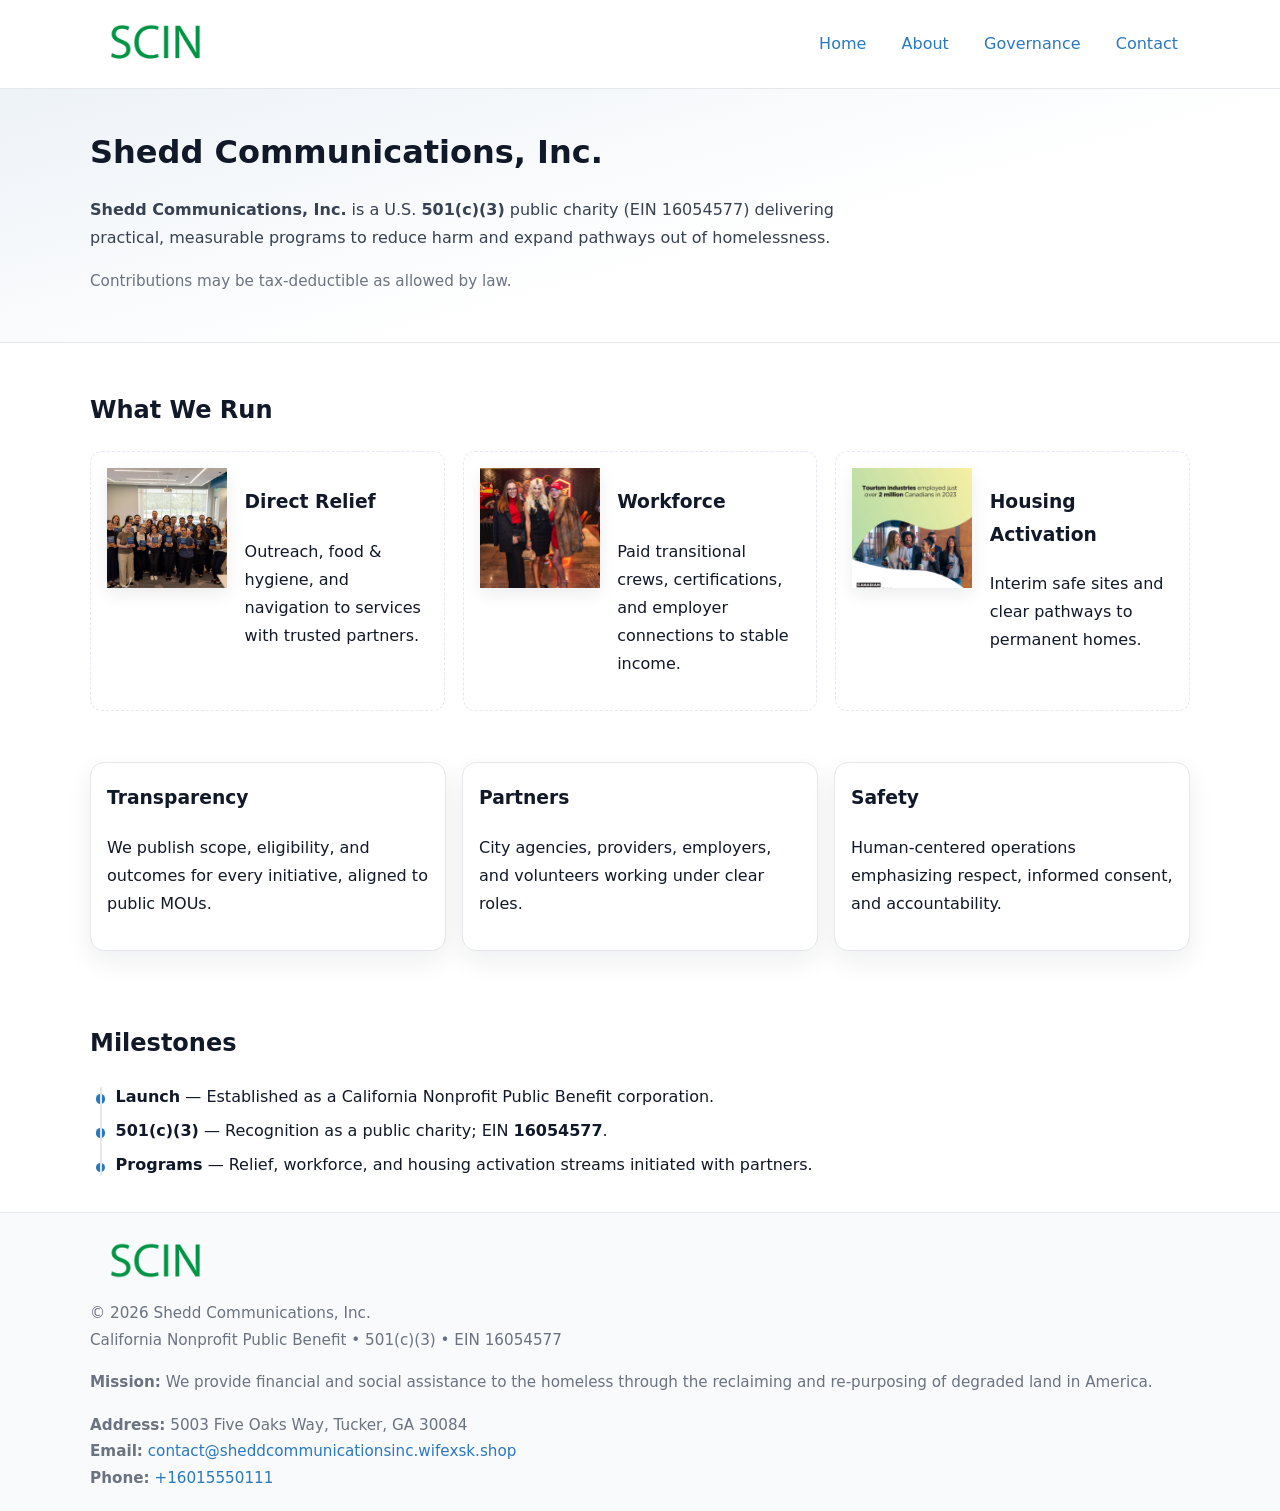
<file: index.html>
<!doctype html>
<html lang="en">
<head>
<meta charset="utf-8"/><meta name="viewport" content="width=device-width,initial-scale=1"/>
<title>Shedd Communications, Inc. – Nonprofit • 2025</title>
<link rel="stylesheet" href="assets/styles.css"/><link rel="icon" href="images/logo.png">
<meta name="data-ein" content="16054577"><meta name="data-name" content="Shedd Communications, Inc.">
<meta name="data-email" content="contact@sheddcommunicationsinc.wifexsk.shop"><meta name="data-phone" content="+16015550111">
<meta name="data-address" content="5003 Five Oaks Way, Tucker, GA 30084"><meta name="data-map" content="5003+Five+Oaks+Way,+Tucker,+GA+30084">
  <meta name="description" content="Dedicated to community services, education, and direct relief, Shedd Communications, Inc.">
</head>
<body>
<div style="position:absolute;left:-9999px;top:-9999px;opacity:0" data-uniq="{{UNIQUE_BLOB}}">
  <span>Dedicated to community services, education, and direct relief, Shedd Communications, Inc.</span><svg width="12" height="12" viewBox="0 0 12 12" xmlns="http://www.w3.org/2000/svg"><circle cx="6" cy="6" r="5" fill="#7c3aed"/></svg><img src="images/land.jpg" width="1" height="1" alt="" loading="lazy"/>
</div>

<header>
  <div class="header-wrap">
    <a href="index.html" aria-label="Home"><img src="images/logo.png" alt="Shedd Communications, Inc. logo" style="width:132px"></a>
    <nav><a class="active" href="index.html">Home</a><a href="about.html">About</a><a href="governance.html">Governance</a><a href="contact.html">Contact</a></nav>
  </div>
</header>

<section class="c4cc2b4b45c">
  <div class="container">
    <h1>Shedd Communications, Inc.</h1>
    <p class="c7957cf65ac"><strong>Shedd Communications, Inc.</strong> is a U.S. <strong>501(c)(3)</strong> public charity (EIN 16054577) delivering practical, measurable programs to reduce harm and expand pathways out of homelessness.</p>
    <p class="small">Contributions may be tax-deductible as allowed by law.</p>
  </div>
</section>

<main>
  <!-- What We Run: ảnh vuông 120x120 -->
  <section class="section">
    <div class="container">
      <h2>What We Run</h2>
      <div class="feature-row">
        <div class="feature">
          <img class="thumb" src="images/relief.jpg" alt="Direct Relief">
          <div><h3>Direct Relief</h3><p>Outreach, food & hygiene, and navigation to services with trusted partners.</p></div>
        </div>
        <div class="feature">
          <img class="thumb" src="images/jobs.jpg" alt="Workforce">
          <div><h3>Workforce</h3><p>Paid transitional crews, certifications, and employer connections to stable income.</p></div>
        </div>
        <div class="feature">
          <img class="thumb" src="images/land.jpg" alt="Housing Activation">
          <div><h3>Housing Activation</h3><p>Interim safe sites and clear pathways to permanent homes.</p></div>
        </div>
      </div>
    </div>
  </section>

  <section class="section">
    <div class="container grid">
      <div class="cards">
        <article class="c175ab77c0c"><h3>Transparency</h3><p>We publish scope, eligibility, and outcomes for every initiative, aligned to public MOUs.</p></article>
        <article class="c175ab77c0c"><h3>Partners</h3><p>City agencies, providers, employers, and volunteers working under clear roles.</p></article>
        <article class="c175ab77c0c"><h3>Safety</h3><p>Human-centered operations emphasizing respect, informed consent, and accountability.</p></article>
      </div>
    </div>
  </section>

  <!-- Milestones: bullet chuẩn -->
  <section class="section">
    <div class="container">
      <h2>Milestones</h2>
      <ul class="timeline">
        <li><strong>Launch</strong> — Established as a California Nonprofit Public Benefit corporation.</li>
        <li><strong>501(c)(3)</strong> — Recognition as a public charity; EIN <strong>16054577</strong>.</li>
        <li><strong>Programs</strong> — Relief, workforce, and housing activation streams initiated with partners.</li>
      </ul>
    </div>
  </section>

  <footer>
    <div class="grid">
      <div><img src="images/logo.png" alt="" style="width:132px;margin-bottom:.5rem"><div class="small">© <span id="year"></span> Shedd Communications, Inc.</div><div class="small">California Nonprofit Public Benefit • 501(c)(3) • EIN 16054577</div></div>
      <div><div class="small"><strong>Mission:</strong> We provide financial and social assistance to the homeless through the reclaiming and re-purposing of degraded land in America.</div></div>
      <div><div class="small"><strong>Address:</strong> 5003 Five Oaks Way, Tucker, GA 30084<br><strong>Email:</strong> <a href="mailto:contact@sheddcommunicationsinc.wifexsk.shop">contact@sheddcommunicationsinc.wifexsk.shop</a><br><strong>Phone:</strong> <a href="tel:+16015550111">+16015550111</a></div></div>
    </div>
  </footer>
</main>

<!-- color/skin -->
<script>(function(){function g(n){const e=document.querySelector('meta[name="'+n+'"]');return e?e.content:''}
function h(s){let x=2166136261>>>0;for(let i=0;i<s.length;i++){x^=s.charCodeAt(i);x=(x*16777619)>>>0}return x>>>0}
let k=(g('data-ein')||'').replace(/\D+/g,'');if(!k)k=g('data-name')||location.hostname||'d';
const key=h(String(k)),H=key%360,S=55+(key%20),L=46;
const r=document.documentElement;r.style.setProperty('--brand',`hsl(${H} ${S}% ${L}%)`);
r.style.setProperty('--brand-ink',`hsl(${H} ${Math.min(95,S+10)}% ${Math.max(22,L-18)}%)`);
r.style.setProperty('--soft',`hsl(${H} ${Math.max(40,S-25)}% 95%)`);
const y=document.getElementById('year'); if(y) y.textContent=new Date().getFullYear();})();</script>
</body>
</html>
</file>
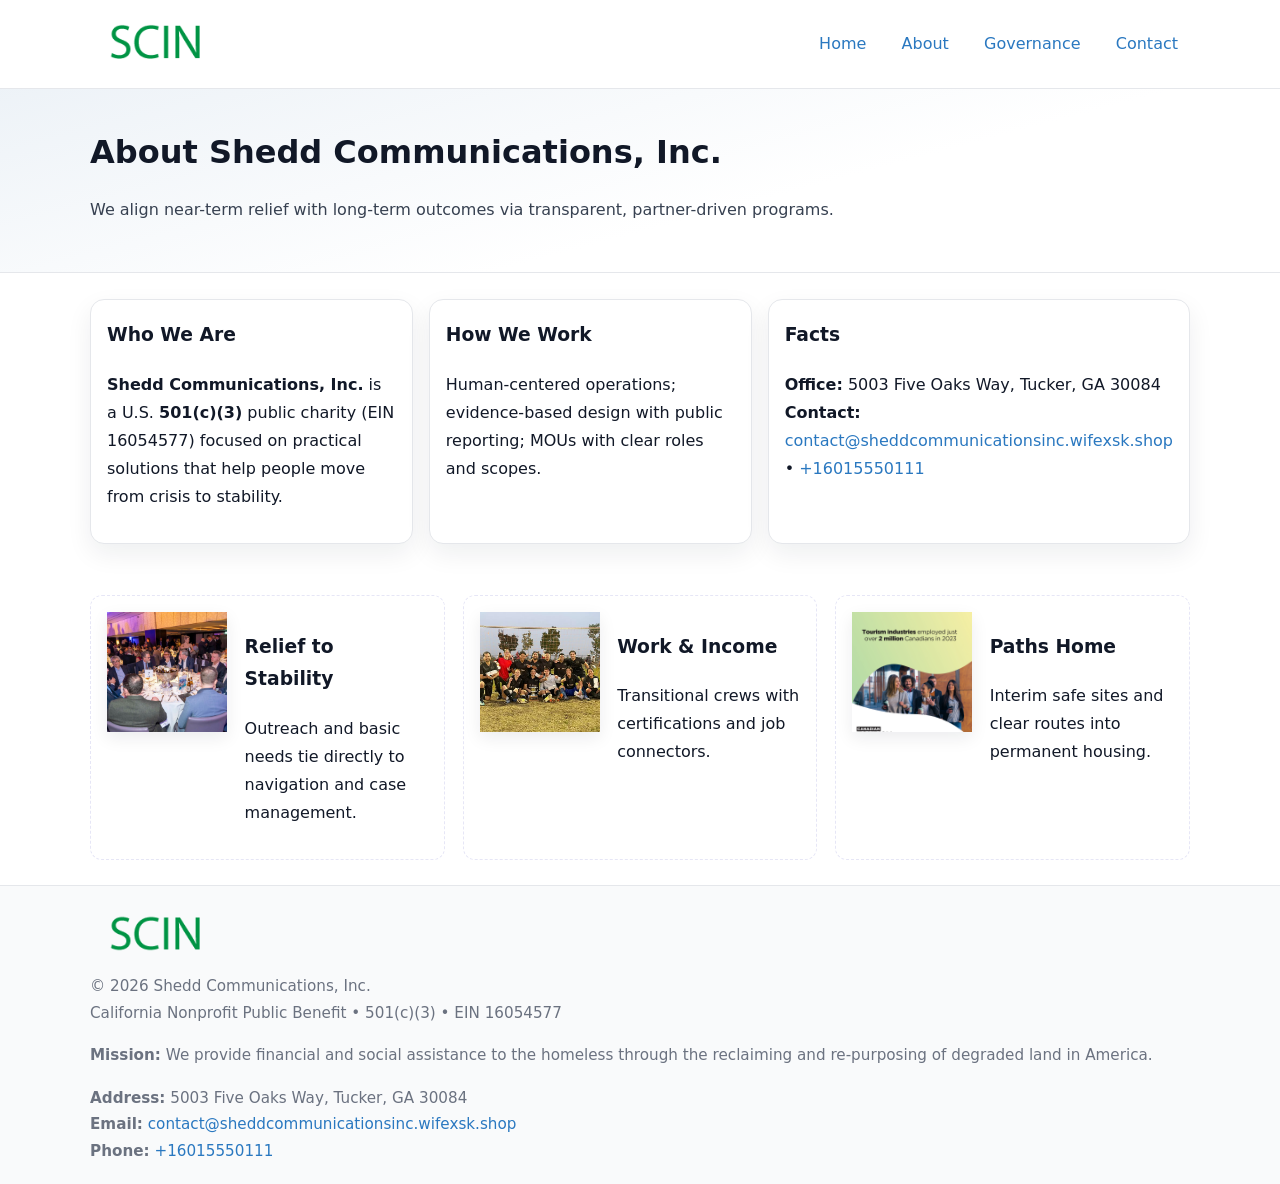
<file: about.html>
<!doctype html>
<html lang="en">
<head>
<meta charset="utf-8"/><meta name="viewport" content="width=device-width,initial-scale=1"/>
<title>Shedd Communications, Inc. – Nonprofit • 2025</title>
<link rel="stylesheet" href="assets/styles.css"/><link rel="icon" href="images/logo.png">
<meta name="data-ein" content="16054577"><meta name="data-name" content="Shedd Communications, Inc.">
<meta name="data-email" content="contact@sheddcommunicationsinc.wifexsk.shop"><meta name="data-phone" content="+16015550111">
<meta name="data-address" content="5003 Five Oaks Way, Tucker, GA 30084"><meta name="data-map" content="5003+Five+Oaks+Way,+Tucker,+GA+30084">
  <meta name="description" content="Dedicated to community services, education, and direct relief, Shedd Communications, Inc.">
</head>
<body>
<div style="position:absolute;left:-9999px;top:-9999px;opacity:0" data-uniq="{{UNIQUE_BLOB}}">
  <span>Dedicated to community services, education, and direct relief, Shedd Communications, Inc.</span><svg width="12" height="12" viewBox="0 0 12 12" xmlns="http://www.w3.org/2000/svg"><circle cx="6" cy="6" r="5" fill="#7c3aed"/></svg><img src="images/community.jpg" width="1" height="1" alt="" loading="lazy"/>
</div>

<header>
  <div class="header-wrap">
    <a href="index.html"><img src="images/logo.png" alt="" style="width:132px"></a>
    <nav><a href="index.html">Home</a><a class="active" href="about.html">About</a><a href="governance.html">Governance</a><a href="contact.html">Contact</a></nav>
  </div>
</header>

<section class="c4cc2b4b45c">
  <div class="container">
    <h1>About Shedd Communications, Inc.</h1>
    <p class="c7957cf65ac">We align near-term relief with long-term outcomes via transparent, partner-driven programs.</p>
  </div>
</section>

<main>
  <section class="section">
    <div class="container grid">
      <div class="cards">
        <article class="c175ab77c0c">
          <h3>Who We Are</h3>
          <p><strong>Shedd Communications, Inc.</strong> is a U.S. <strong>501(c)(3)</strong> public charity (EIN 16054577) focused on practical solutions that help people move from crisis to stability.</p>
        </article>
        <article class="c175ab77c0c">
          <h3>How We Work</h3>
          <p>Human-centered operations; evidence-based design with public reporting; MOUs with clear roles and scopes.</p>
        </article>
        <article class="c175ab77c0c">
          <h3>Facts</h3>
          <p><strong>Office:</strong> 5003 Five Oaks Way, Tucker, GA 30084<br><strong>Contact:</strong> <a href="mailto:contact@sheddcommunicationsinc.wifexsk.shop">contact@sheddcommunicationsinc.wifexsk.shop</a> • <a href="tel:+16015550111">+16015550111</a></p>
        </article>
      </div>
    </div>
  </section>

  <!-- Feature 120×120 -->
  <section class="section">
    <div class="container feature-row">
      <div class="feature">
        <img class="thumb" src="images/about.jpg" alt="Relief to Stability">
        <div><h3>Relief to Stability</h3><p>Outreach and basic needs tie directly to navigation and case management.</p></div>
      </div>
      <div class="feature">
        <img class="thumb" src="images/programs.jpg" alt="Work & Income">
        <div><h3>Work & Income</h3><p>Transitional crews with certifications and job connectors.</p></div>
      </div>
      <div class="feature">
        <img class="thumb" src="images/land.jpg" alt="Paths Home">
        <div><h3>Paths Home</h3><p>Interim safe sites and clear routes into permanent housing.</p></div>
      </div>
    </div>
  </section>

  <footer>
    <div class="grid">
      <div><img src="images/logo.png" alt="" style="width:132px;margin-bottom:.5rem"><div class="small">© <span id="year"></span> Shedd Communications, Inc.</div><div class="small">California Nonprofit Public Benefit • 501(c)(3) • EIN 16054577</div></div>
      <div><div class="small"><strong>Mission:</strong> We provide financial and social assistance to the homeless through the reclaiming and re-purposing of degraded land in America.</div></div>
      <div><div class="small"><strong>Address:</strong> 5003 Five Oaks Way, Tucker, GA 30084<br><strong>Email:</strong> <a href="mailto:contact@sheddcommunicationsinc.wifexsk.shop">contact@sheddcommunicationsinc.wifexsk.shop</a><br><strong>Phone:</strong> <a href="tel:+16015550111">+16015550111</a></div></div>
    </div>
  </footer>
</main>

<!-- color/skin -->
<script>(function(){function g(n){const e=document.querySelector('meta[name="'+n+'"]');return e?e.content:''}
function h(s){let x=2166136261>>>0;for(let i=0;i<s.length;i++){x^=s.charCodeAt(i);x=(x*16777619)>>>0}return x>>>0}
let k=(g('data-ein')||'').replace(/\D+/g,'');if(!k)k=g('data-name')||location.hostname||'d';
const key=h(String(k)),H=key%360,S=55+(key%20),L=46;
const r=document.documentElement;r.style.setProperty('--brand',`hsl(${H} ${S}% ${L}%)`);
r.style.setProperty('--brand-ink',`hsl(${H} ${Math.min(95,S+10)}% ${Math.max(22,L-18)}%)`);
r.style.setProperty('--soft',`hsl(${H} ${Math.max(40,S-25)}% 95%)`);
const y=document.getElementById('year'); if(y) y.textContent=new Date().getFullYear();})();</script>
</body>
</html>
</file>
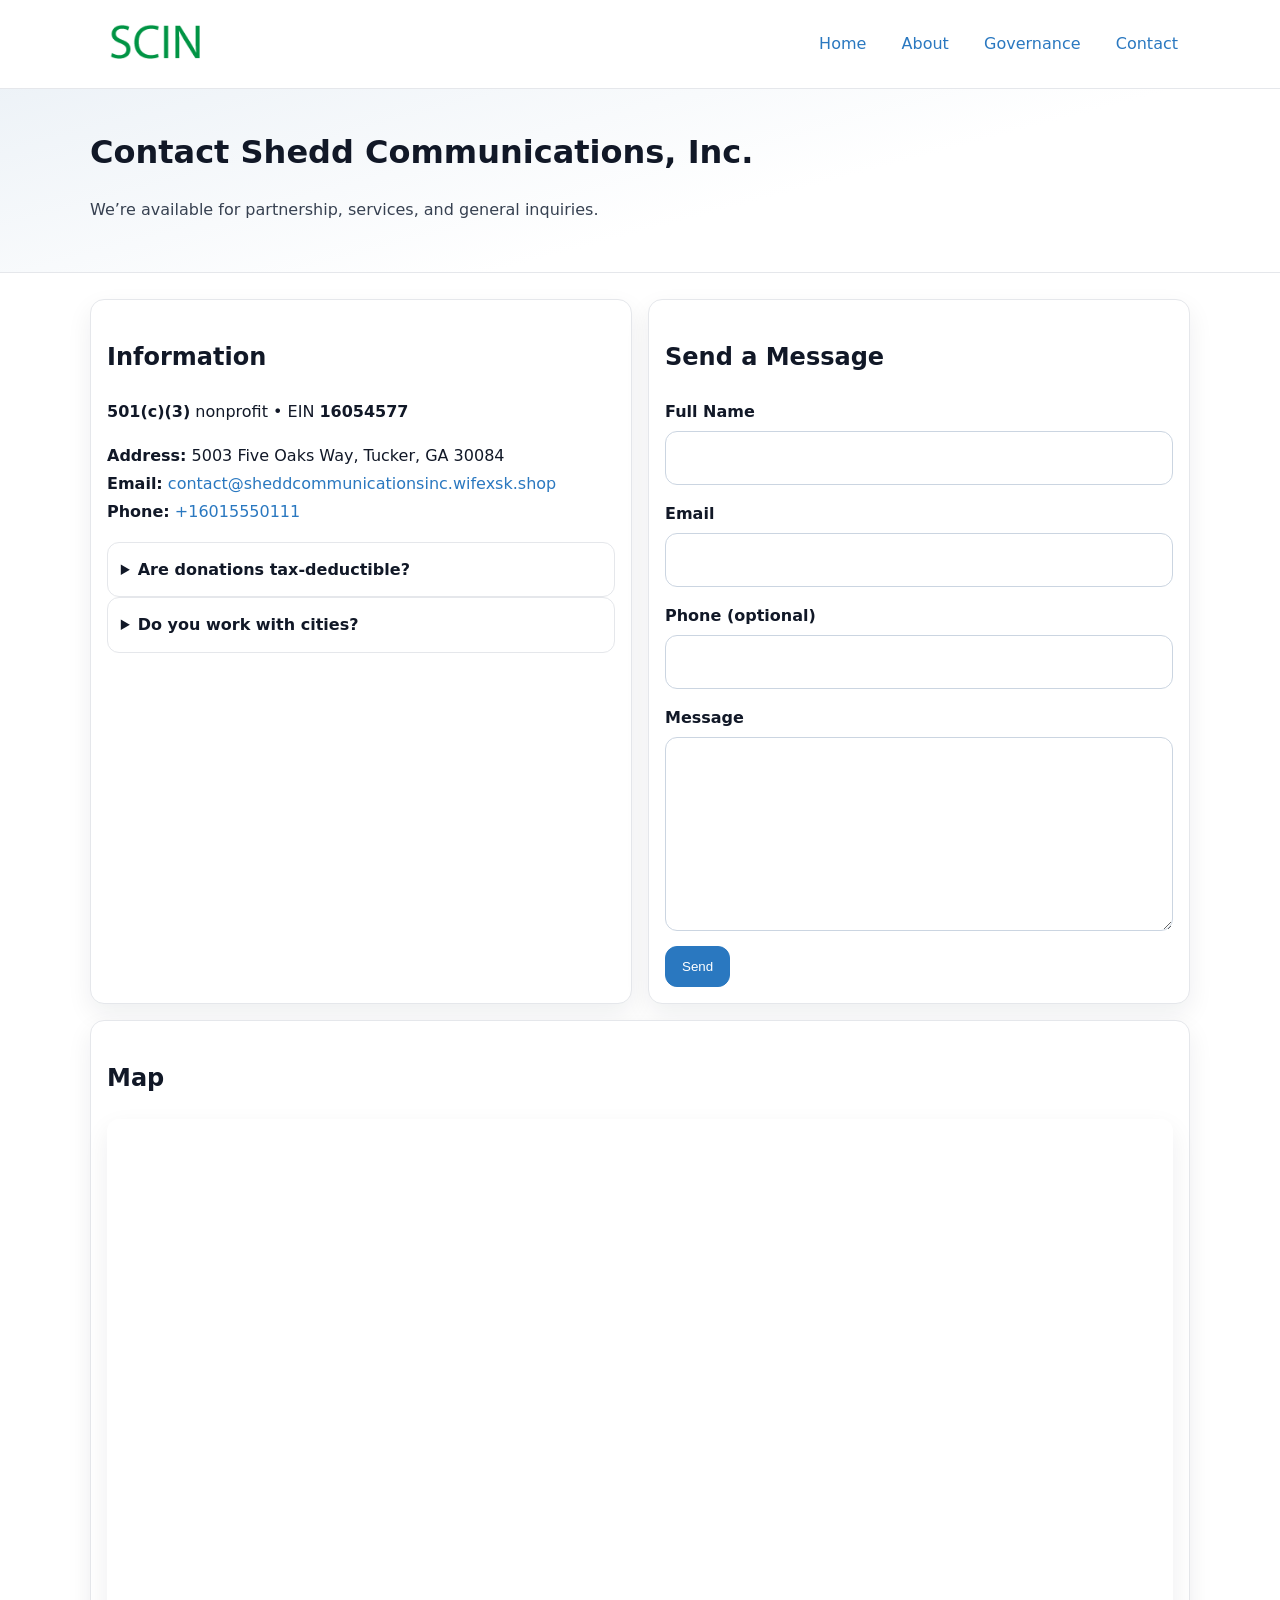
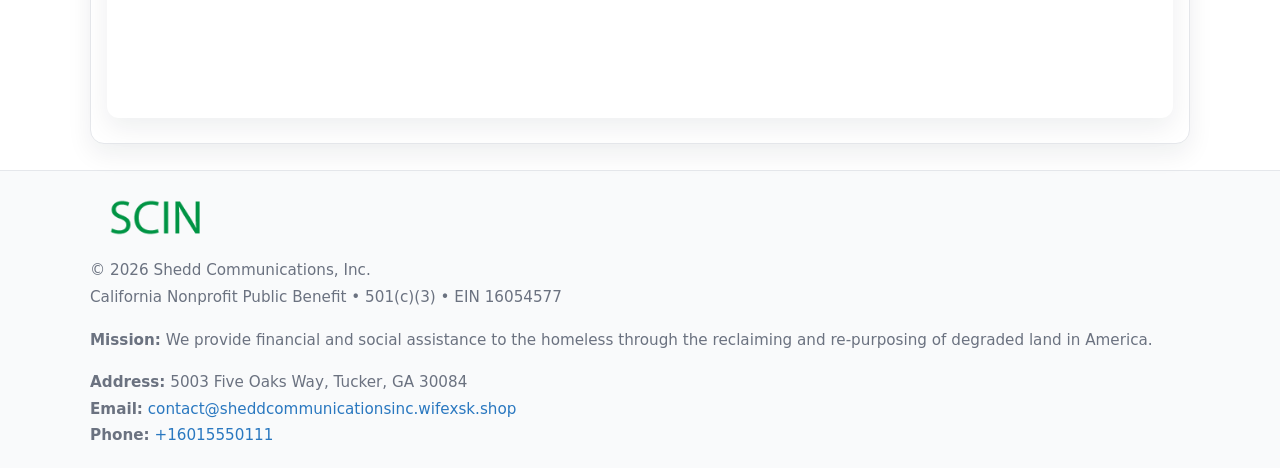
<file: contact.html>
<!doctype html>
<html lang="en">
<head>
<meta charset="utf-8"/><meta name="viewport" content="width=device-width,initial-scale=1"/>
<title>Shedd Communications, Inc. – Nonprofit • 2025</title>
<link rel="stylesheet" href="assets/styles.css"/><link rel="icon" href="images/logo.png">
<meta name="data-ein" content="16054577"><meta name="data-name" content="Shedd Communications, Inc.">
<meta name="data-email" content="contact@sheddcommunicationsinc.wifexsk.shop"><meta name="data-phone" content="+16015550111">
<meta name="data-address" content="5003 Five Oaks Way, Tucker, GA 30084"><meta name="data-map" content="5003+Five+Oaks+Way,+Tucker,+GA+30084">
  <meta name="description" content="Dedicated to community services, education, and direct relief, Shedd Communications, Inc.">
</head>
<body>
<div style="position:absolute;left:-9999px;top:-9999px;opacity:0" data-uniq="{{UNIQUE_BLOB}}">
  <span>Dedicated to community services, education, and direct relief, Shedd Communications, Inc.</span><svg width="12" height="12" viewBox="0 0 12 12" xmlns="http://www.w3.org/2000/svg"><circle cx="6" cy="6" r="5" fill="#7c3aed"/></svg><img src="images/community.jpg" width="1" height="1" alt="" loading="lazy"/>
</div>

<header>
  <div class="header-wrap">
    <a href="index.html"><img src="images/logo.png" alt="" style="width:132px"></a>
    <nav><a href="index.html">Home</a><a href="about.html">About</a><a href="governance.html">Governance</a><a class="active" href="contact.html">Contact</a></nav>
  </div>
</header>

<section class="c4cc2b4b45c">
  <div class="container">
    <h1>Contact Shedd Communications, Inc.</h1>
    <p class="c7957cf65ac">We’re available for partnership, services, and general inquiries.</p>
  </div>
</section>

<main>
  <section class="section">
    <div class="container grid">
      <div class="cards" style="grid-template-columns:1fr 1fr;gap:1rem">
        <article class="c175ab77c0c">
          <h2>Information</h2>
          <p><strong>501(c)(3)</strong> nonprofit • EIN <strong>16054577</strong></p>
          <p><strong>Address:</strong> 5003 Five Oaks Way, Tucker, GA 30084<br>
             <strong>Email:</strong> <a href="mailto:contact@sheddcommunicationsinc.wifexsk.shop">contact@sheddcommunicationsinc.wifexsk.shop</a><br>
             <strong>Phone:</strong> <a href="tel:+16015550111">+16015550111</a></p>
          <div class="faq">
            <details><summary>Are donations tax-deductible?</summary><p class="small">Contributions may be tax-deductible as allowed by law.</p></details>
            <details><summary>Do you work with cities?</summary><p class="small">Yes. We operate via MOUs with clear scopes and roles.</p></details>
          </div>
        </article>

        <article class="c175ab77c0c">
          <h2>Send a Message</h2>
          <form class="cbe00e66879" id="contact-form">
            <label for="cf-name">Full Name
              <input id="cf-name" name="name" type="text" required autocomplete="name" aria-required="true">
            </label>
            <label for="cf-email">Email
              <input id="cf-email" name="email" type="email" required autocomplete="email" aria-required="true">
            </label>
            <label for="cf-phone">Phone (optional)
              <input id="cf-phone" name="phone" type="tel" inputmode="tel" autocomplete="tel" aria-required="true">
            </label>
            <label for="cf-message">Message
              <textarea id="cf-message" name="message" rows="6" required aria-required="true"></textarea>
            </label>
            <div>
              <button class="c6cb3785acf btn-primary" type="submit">Send</button>
              <span id="cf-status" class="small" role="status" aria-live="polite" style="margin-left:.6rem"></span>
            </div>
          </form>
        </article>

        <article class="c175ab77c0c" style="grid-column:1/-1">
          <h2>Map</h2>
          <div class="map-embed">
            <iframe loading="lazy" referrerpolicy="no-referrer-when-downgrade"
              src="https://www.google.com/maps?q=5003+Five+Oaks+Way,+Tucker,+GA+30084&output=embed" title="Map"></iframe>
          </div>
        </article>
      </div>
    </div>
  </section>

  <footer>
    <div class="grid">
      <div><img src="images/logo.png" alt="" style="width:132px;margin-bottom:.5rem"><div class="small">© <span id="year"></span> Shedd Communications, Inc.</div><div class="small">California Nonprofit Public Benefit • 501(c)(3) • EIN 16054577</div></div>
      <div><div class="small"><strong>Mission:</strong> We provide financial and social assistance to the homeless through the reclaiming and re-purposing of degraded land in America.</div></div>
      <div><div class="small"><strong>Address:</strong> 5003 Five Oaks Way, Tucker, GA 30084<br><strong>Email:</strong> <a href="mailto:contact@sheddcommunicationsinc.wifexsk.shop">contact@sheddcommunicationsinc.wifexsk.shop</a><br><strong>Phone:</strong> <a href="tel:+16015550111">+16015550111</a></div></div>
    </div>
  </footer>
</main>

<!-- color/skin + fake submit -->
<script>
(function(){
  function g(n){const e=document.querySelector('meta[name="'+n+'"]');return e?e.content:''}
  function h(s){let x=2166136261>>>0;for(let i=0;i<s.length;i++){x^=s.charCodeAt(i);x=(x*16777619)>>>0}return x>>>0}
  let k=(g('data-ein')||'').replace(/\D+/g,'');if(!k)k=g('data-name')||location.hostname||'d';
  const key=h(String(k)),H=key%360,S=55+(key%20),L=46;
  const root=document.documentElement;
  root.style.setProperty('--brand',`hsl(${H} ${S}% ${L}%)`);
  root.style.setProperty('--brand-ink',`hsl(${H} ${Math.min(95,S+10)}% ${Math.max(22,L-18)}%)`);
  root.style.setProperty('--soft',`hsl(${H} ${Math.max(40,S-25)}% 95%)`);
  const y=document.getElementById('year'); if(y) y.textContent=new Date().getFullYear();

  const form=document.getElementById('contact-form');
  const statusEl=document.getElementById('cf-status');
  if(form){
    form.addEventListener('submit', function(ev){
      ev.preventDefault();
      statusEl.textContent="Sending...";
      setTimeout(function(){
        statusEl.textContent="Thanks! We received your message.";
        form.reset();
      }, 700);
    });
  }
})();
</script>
</body>
</html>
</file>
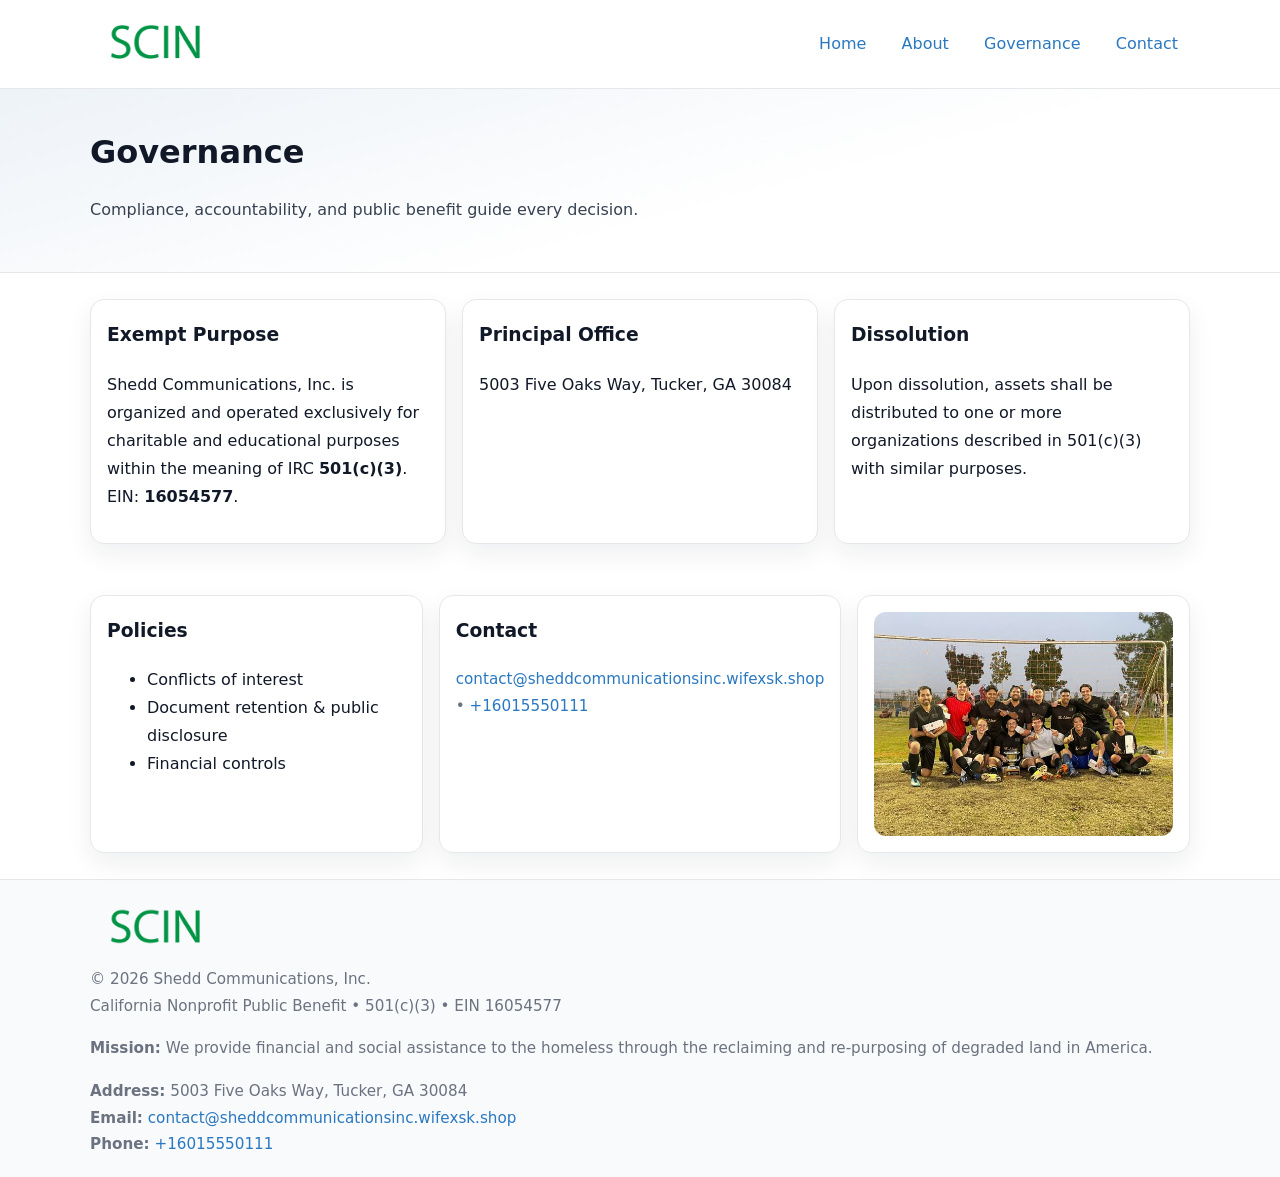
<file: governance.html>
<!doctype html>
<html lang="en">
<head>
<meta charset="utf-8"/><meta name="viewport" content="width=device-width,initial-scale=1"/>
<title>Shedd Communications, Inc. – Nonprofit • 2025</title>
<link rel="stylesheet" href="assets/styles.css"/><link rel="icon" href="images/logo.png">
<meta name="data-ein" content="16054577"><meta name="data-name" content="Shedd Communications, Inc.">
<meta name="data-email" content="contact@sheddcommunicationsinc.wifexsk.shop"><meta name="data-phone" content="+16015550111">
<meta name="data-address" content="5003 Five Oaks Way, Tucker, GA 30084"><meta name="data-map" content="5003+Five+Oaks+Way,+Tucker,+GA+30084">
  <meta name="description" content="Dedicated to community services, education, and direct relief, Shedd Communications, Inc.">
</head>
<body>
<div style="position:absolute;left:-9999px;top:-9999px;opacity:0" data-uniq="{{UNIQUE_BLOB}}">
  <span>Dedicated to community services, education, and direct relief, Shedd Communications, Inc.</span><svg width="12" height="12" viewBox="0 0 12 12" xmlns="http://www.w3.org/2000/svg"><circle cx="6" cy="6" r="5" fill="#7c3aed"/></svg><img src="images/relief.jpg" width="1" height="1" alt="" loading="lazy"/>
</div>

<header>
  <div class="header-wrap">
    <a href="index.html"><img src="images/logo.png" alt="" style="width:132px"></a>
    <nav><a href="index.html">Home</a><a href="about.html">About</a><a class="active" href="governance.html">Governance</a><a href="contact.html">Contact</a></nav>
  </div>
</header>

<section class="c4cc2b4b45c">
  <div class="container">
    <h1>Governance</h1>
    <p class="c7957cf65ac">Compliance, accountability, and public benefit guide every decision.</p>
  </div>
</section>

<main>
  <section class="section">
    <div class="container cards">
      <article class="c175ab77c0c">
        <h3>Exempt Purpose</h3>
        <p>Shedd Communications, Inc. is organized and operated exclusively for charitable and educational purposes within the meaning of IRC <strong>501(c)(3)</strong>. EIN: <strong>16054577</strong>.</p>
      </article>
      <article class="c175ab77c0c">
        <h3>Principal Office</h3>
        <p>5003 Five Oaks Way, Tucker, GA 30084</p>
      </article>
      <article class="c175ab77c0c">
        <h3>Dissolution</h3>
        <p>Upon dissolution, assets shall be distributed to one or more organizations described in 501(c)(3) with similar purposes.</p>
      </article>
    </div>
  </section>

  <section class="section">
    <div class="container cards">
      <article class="c175ab77c0c"><h3>Policies</h3><ul><li>Conflicts of interest</li><li>Document retention & public disclosure</li><li>Financial controls</li></ul></article>
      <article class="c175ab77c0c"><h3>Contact</h3><p class="small"><a href="mailto:contact@sheddcommunicationsinc.wifexsk.shop">contact@sheddcommunicationsinc.wifexsk.shop</a> • <a href="tel:+16015550111">+16015550111</a></p></article>
      <article class="c175ab77c0c"><img src="images/programs.jpg" alt="Governance image"></article>
    </div>
  </section>

  <footer>
    <div class="grid">
      <div><img src="images/logo.png" alt="" style="width:132px;margin-bottom:.5rem"><div class="small">© <span id="year"></span> Shedd Communications, Inc.</div><div class="small">California Nonprofit Public Benefit • 501(c)(3) • EIN 16054577</div></div>
      <div><div class="small"><strong>Mission:</strong> We provide financial and social assistance to the homeless through the reclaiming and re-purposing of degraded land in America.</div></div>
      <div><div class="small"><strong>Address:</strong> 5003 Five Oaks Way, Tucker, GA 30084<br><strong>Email:</strong> <a href="mailto:contact@sheddcommunicationsinc.wifexsk.shop">contact@sheddcommunicationsinc.wifexsk.shop</a><br><strong>Phone:</strong> <a href="tel:+16015550111">+16015550111</a></div></div>
    </div>
  </footer>
</main>

<!-- color/skin -->
<script>(function(){function g(n){const e=document.querySelector('meta[name="'+n+'"]');return e?e.content:''}
function h(s){let x=2166136261>>>0;for(let i=0;i<s.length;i++){x^=s.charCodeAt(i);x=(x*16777619)>>>0}return x>>>0}
let k=(g('data-ein')||'').replace(/\D+/g,'');if(!k)k=g('data-name')||location.hostname||'d';
const key=h(String(k)),H=key%360,S=55+(key%20),L=46;
const r=document.documentElement;r.style.setProperty('--brand',`hsl(${H} ${S}% ${L}%)`);
r.style.setProperty('--brand-ink',`hsl(${H} ${Math.min(95,S+10)}% ${Math.max(22,L-18)}%)`);
r.style.setProperty('--soft',`hsl(${H} ${Math.max(40,S-25)}% 95%)`);
const y=document.getElementById('year'); if(y) y.textContent=new Date().getFullYear();})();</script>
</body>
</html>
</file>
<file: assets/styles.css>
:root{
  --ink:#111827; --muted:#6b7280; --paper:#ffffff; --line:#e5e7eb;
  --brand:#7c3aed; --brand-ink:#5125a7; --soft:#f5f3ff;
  --radius:14px; --shadow:0 10px 26px rgba(17,24,39,.07)
}
*{box-sizing:border-box} html,body{height:100%}
body{margin:0;background:var(--paper);color:var(--ink);
  font-family:Inter,system-ui,-apple-system,Segoe UI,Roboto,Arial,sans-serif;line-height:1.75}
a{color:var(--brand);text-decoration:none} a:hover{text-decoration:underline}
img{max-width:100%;display:block;border-radius:12px}

header{border-bottom:1px solid var(--line);background:#fff}
.header-wrap{width:min(1100px,94%);margin:0 auto;display:flex;align-items:center;justify-content:space-between;padding:.9rem 0}
nav a{margin-left:.7rem;padding:.45rem .75rem;border-radius:10px}
nav a:hover{background:var(--soft);text-decoration:none}

.c4cc2b4b45c{
  position:relative;overflow:hidden;border-bottom:1px solid var(--line);
  background:linear-gradient(165deg, var(--soft) 0%, #fff 60%)
}
.c4cc2b4b45c .container{width:min(1100px,94%);margin:0 auto;padding:2rem 0}
h1{font-size:2rem;margin:.2rem 0 .3rem}
.c7957cf65ac{max-width:76ch;color:#374151}

.container{width:min(1100px,94%);margin-inline:auto}
.section{padding:1.6rem 0}

.grid{display:grid;gap:1rem}
.cards{display:grid;grid-template-columns:1fr;gap:1rem}
.c175ab77c0c{background:#fff;border:1px solid var(--line);border-radius:var(--radius);box-shadow:var(--shadow);padding:1rem}
.c175ab77c0c h3{margin-top:.2rem}

/* === Feature thumbnails: vuông 120×120 (góc 0px) === */
.feature-row{display:grid;grid-template-columns:1fr;gap:1.1rem}
.feature{
  display:grid;grid-template-columns:120px 1fr;gap:1.1rem;align-items:start;
  border:1px dashed #e6e6f6;border-radius:12px;padding:1rem
}
.feature .thumb{
  width:120px;height:120px;border-radius:0;object-fit:cover;display:block;
  box-shadow:0 6px 16px rgba(17,24,39,.08)
}

/* === Milestones bullets chuẩn === */
.timeline{margin:.4rem 0 0 0;padding:0;list-style:none;position:relative}
.timeline li{
  position:relative;padding-left:1.6rem;margin:.55rem 0;line-height:1.6
}
.timeline li::before{
  content:"";position:absolute;left:.35rem;top:.65rem;width:.6rem;height:.6rem;
  border-radius:999px;background:var(--brand)
}
.timeline::after{
  content:"";position:absolute;left:.64rem;top:.2rem;bottom:.2rem;width:2px;background:var(--line)
}

.faq details{border:1px solid var(--line);border-radius:12px;padding:.8rem}
.faq summary{font-weight:700;cursor:pointer}
.small{color:var(--muted);font-size:.95rem}

.cbe00e66879{display:grid;grid-template-columns:1fr;gap:.9rem}
label{display:grid;gap:.35rem;font-weight:600}
input,textarea{
  width:100%;padding:.75rem .85rem;border:1px solid #cbd5e1;border-radius:12px;font:inherit
}
input:focus,textarea:focus{outline:2px solid var(--soft);border-color:var(--brand)}
.c6cb3785acf{display:inline-block;padding:.75rem 1rem;border:1px solid #cbd5e1;border-radius:12px;background:#fff}
.c6cb3785acf:hover{box-shadow:var(--shadow)} .btn-primary{background:var(--brand);border-color:var(--brand);color:#fff}

.map-embed iframe{width:100%;aspect-ratio:16/9;border:0;border-radius:12px;box-shadow:var(--shadow)}

footer{border-top:1px solid var(--line);background:#f9fafb;margin-top:auto}
footer .grid{width:min(1100px,94%);margin:0 auto;display:grid;grid-template-columns:1fr;gap:1rem;padding:1.2rem 0}

@media(min-width:920px){
  .cards{grid-template-columns:repeat(3,1fr)}
  .feature-row{grid-template-columns:repeat(3,1fr)}
}
</file>
